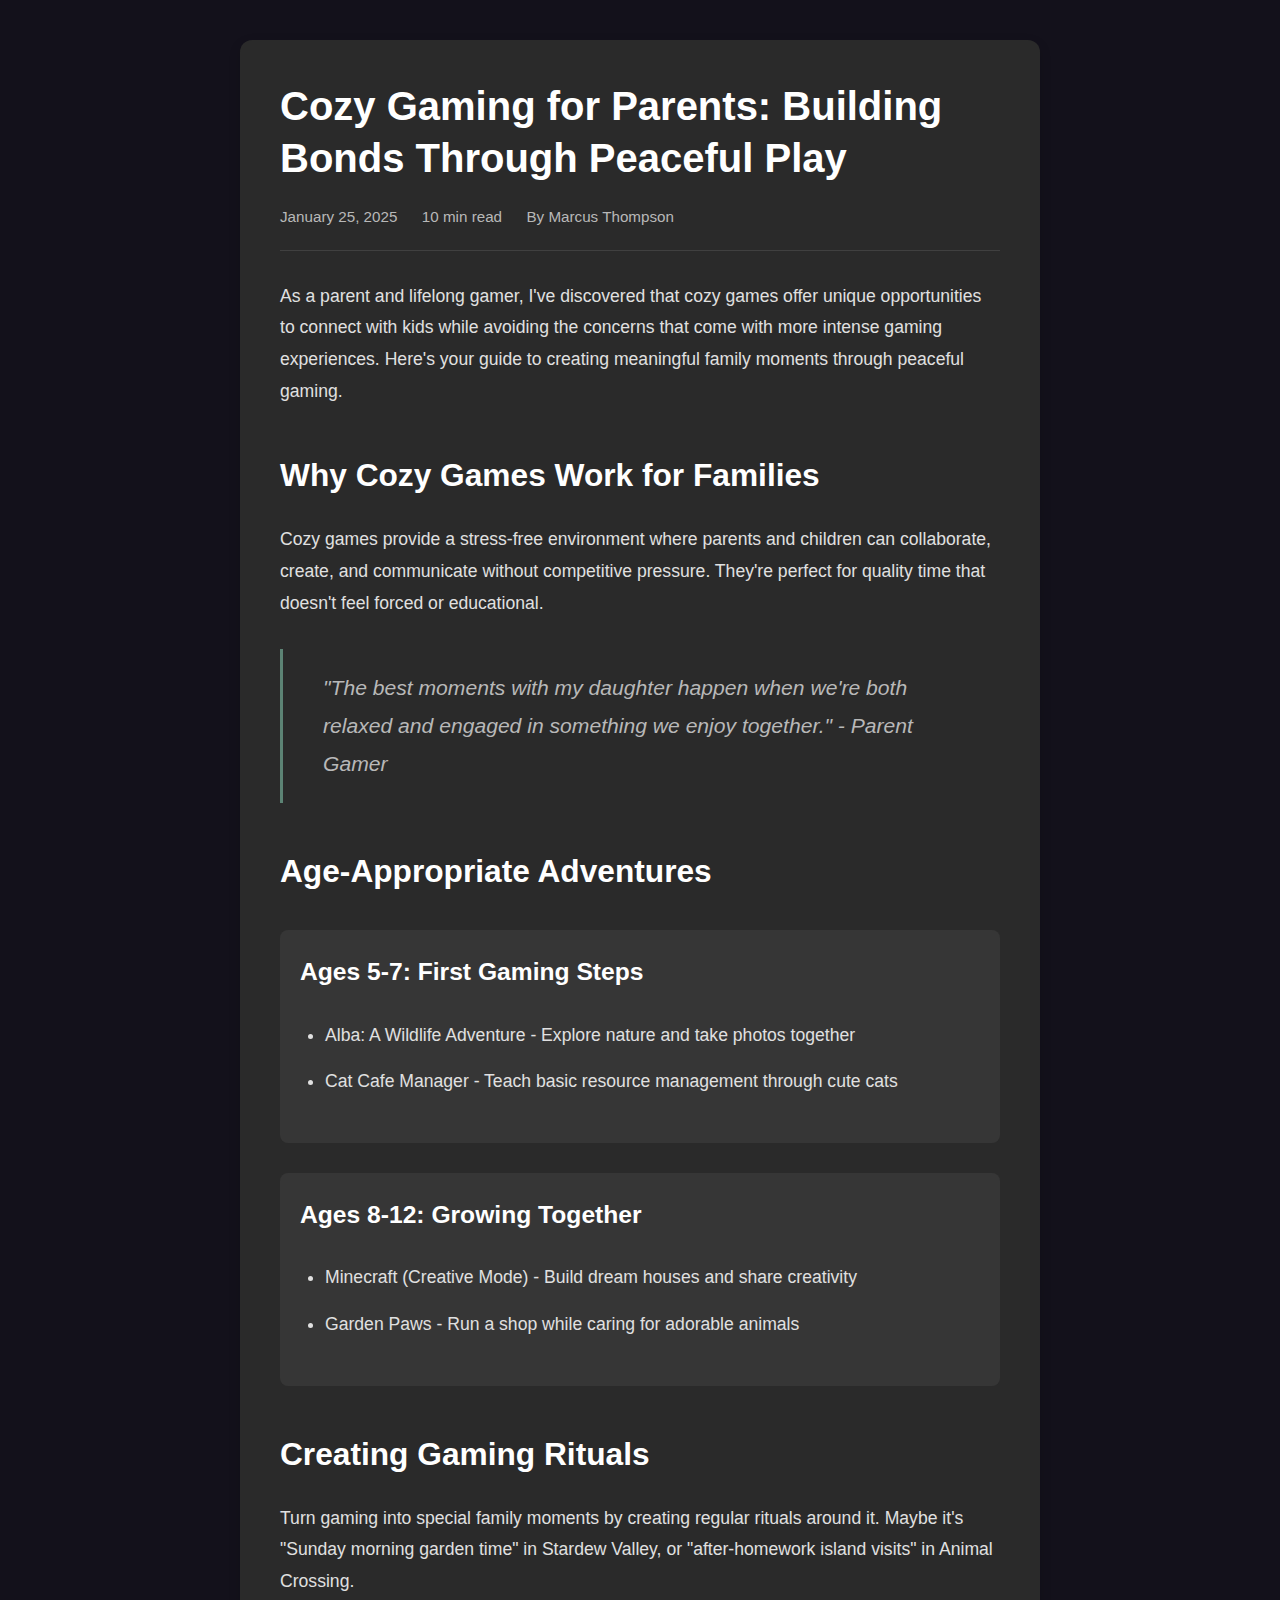
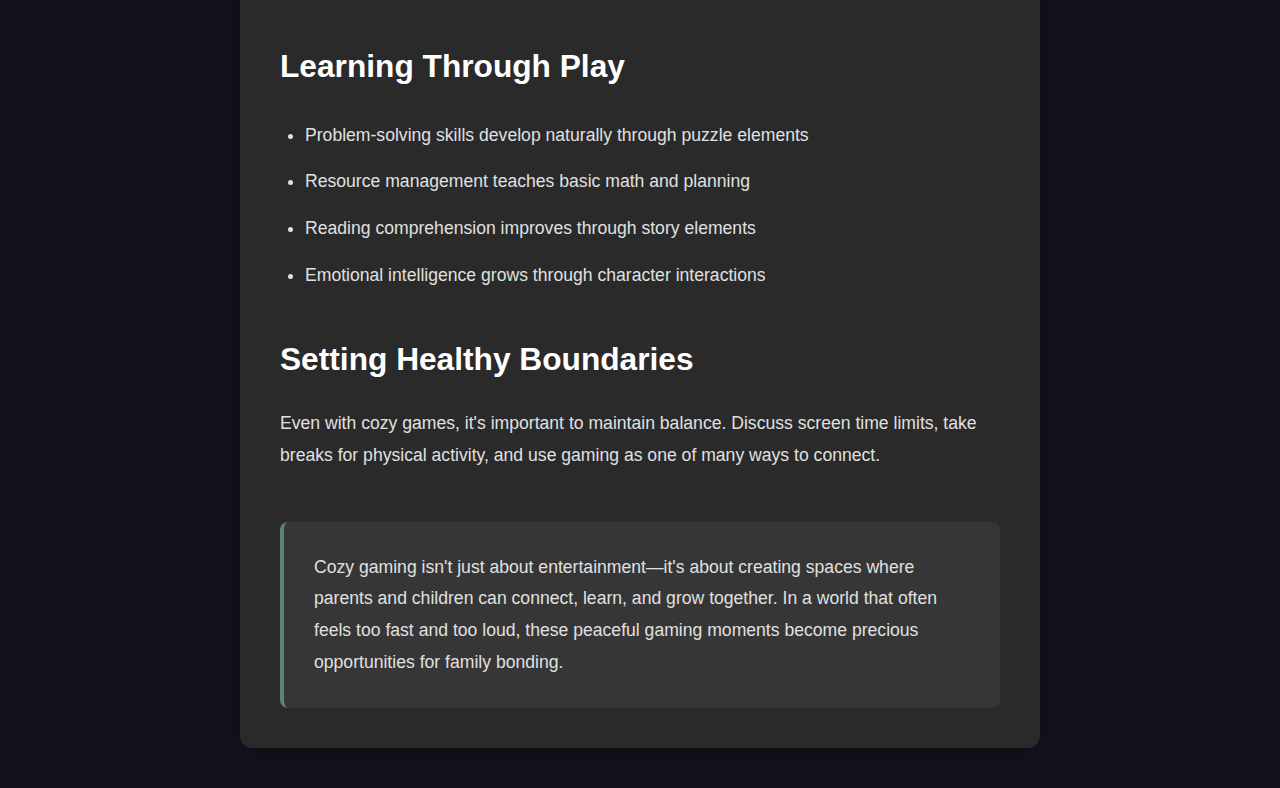
<file: blogs/articles/seasonal-cozy-games.html>
<!DOCTYPE html>
<html lang="en">
<head>
    <meta charset="UTF-8">
    <meta name="viewport" content="width=device-width, initial-scale=1.0">
    <meta name="description" content="Discover the perfect cozy games for each season - From summer adventures to winter wonderlands">
    <meta name="keywords" content="seasonal games, cozy games, relaxing games, seasonal gaming">
    <title>Seasonal Cozy Games Guide | Cozy Game Directory</title>
    <link rel="stylesheet" href="../../css/reset.css">
    <link rel="stylesheet" href="../../css/styles.css">
    <link rel="stylesheet" href="../../css/blog.css">
</head>
<body>
    <!-- Copy the header from blog.html -->
    
    <main class="blog-article">
        <article class="blog-card">
            <div class="card-header">
                <h2>Cozy Gaming for Parents: Building Bonds Through Peaceful Play</h2>
            </div>
            
            <div class="blog-content">
                <div class="post-meta">
                    <span class="date">January 25, 2025</span>
                    <span class="read-time">10 min read</span>
                    <span class="author">By Marcus Thompson</span>
                </div>

                <div class="blog-text">
                    <p>As a parent and lifelong gamer, I've discovered that cozy games offer unique opportunities to connect with kids while avoiding the concerns that come with more intense gaming experiences. Here's your guide to creating meaningful family moments through peaceful gaming.</p>

                    <!-- <img src="../../assets/blog/family-gaming.jpg" alt="Family playing cozy games together"> -->

                    <h3>Why Cozy Games Work for Families</h3>
                    <p>Cozy games provide a stress-free environment where parents and children can collaborate, create, and communicate without competitive pressure. They're perfect for quality time that doesn't feel forced or educational.</p>

                    <div class="quote">
                        "The best moments with my daughter happen when we're both relaxed and engaged in something we enjoy together." - Parent Gamer
                    </div>

                    <h3>Age-Appropriate Adventures</h3>
                    
                    <div class="game-highlight">
                        <h4>Ages 5-7: First Gaming Steps</h4>
                        <ul>
                            <li>Alba: A Wildlife Adventure - Explore nature and take photos together</li>
                            <li>Cat Cafe Manager - Teach basic resource management through cute cats</li>
                        </ul>
                    </div>

                    <div class="game-highlight">
                        <h4>Ages 8-12: Growing Together</h4>
                        <ul>
                            <li>Minecraft (Creative Mode) - Build dream houses and share creativity</li>
                            <li>Garden Paws - Run a shop while caring for adorable animals</li>
                        </ul>
                    </div>

                    <h3>Creating Gaming Rituals</h3>
                    <p>Turn gaming into special family moments by creating regular rituals around it. Maybe it's "Sunday morning garden time" in Stardew Valley, or "after-homework island visits" in Animal Crossing.</p>

                    <h3>Learning Through Play</h3>
                    <ul>
                        <li>Problem-solving skills develop naturally through puzzle elements</li>
                        <li>Resource management teaches basic math and planning</li>
                        <li>Reading comprehension improves through story elements</li>
                        <li>Emotional intelligence grows through character interactions</li>
                    </ul>

                    <h3>Setting Healthy Boundaries</h3>
                    <p>Even with cozy games, it's important to maintain balance. Discuss screen time limits, take breaks for physical activity, and use gaming as one of many ways to connect.</p>

                    <div class="conclusion">
                        <p>Cozy gaming isn't just about entertainment—it's about creating spaces where parents and children can connect, learn, and grow together. In a world that often feels too fast and too loud, these peaceful gaming moments become precious opportunities for family bonding.</p>
                    </div>
                </div>
            </div>
        </article>
    </main>

    <!-- Copy the footer from blog.html -->
</body>
</html>
</file>
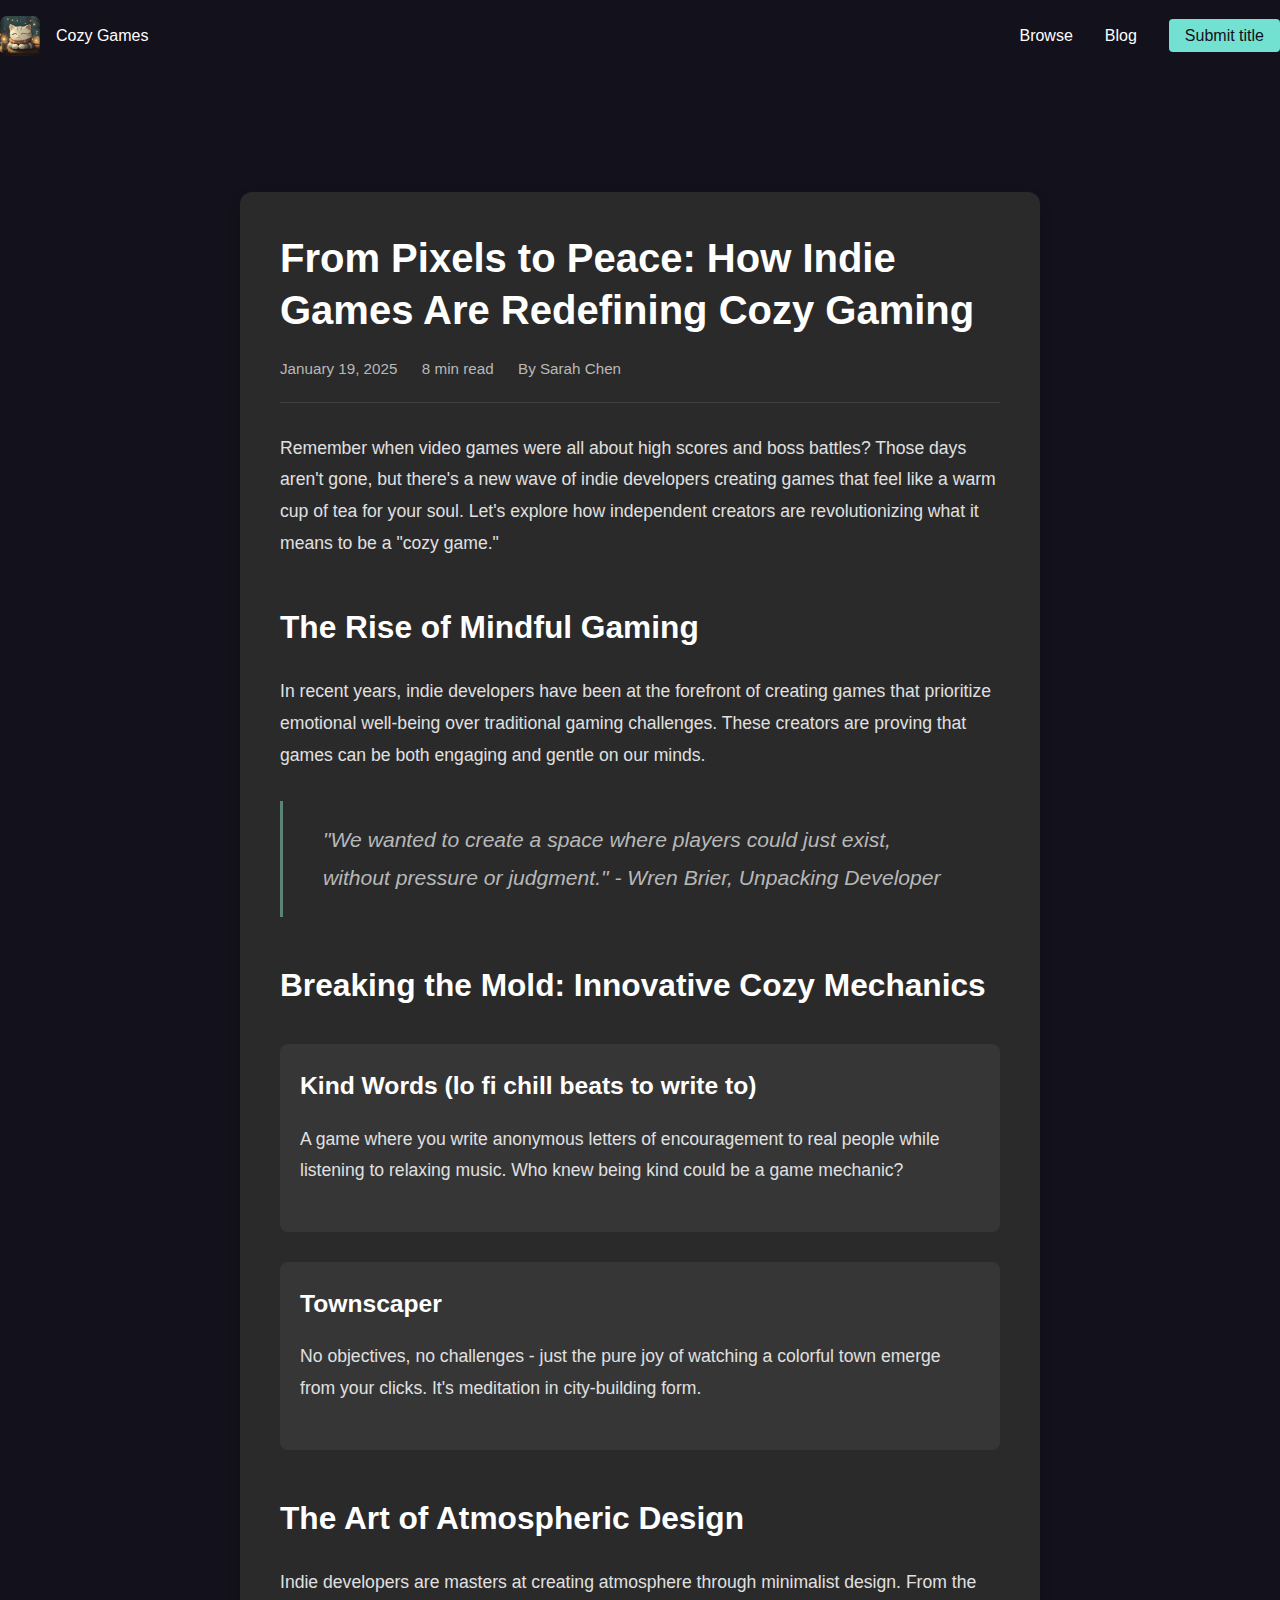
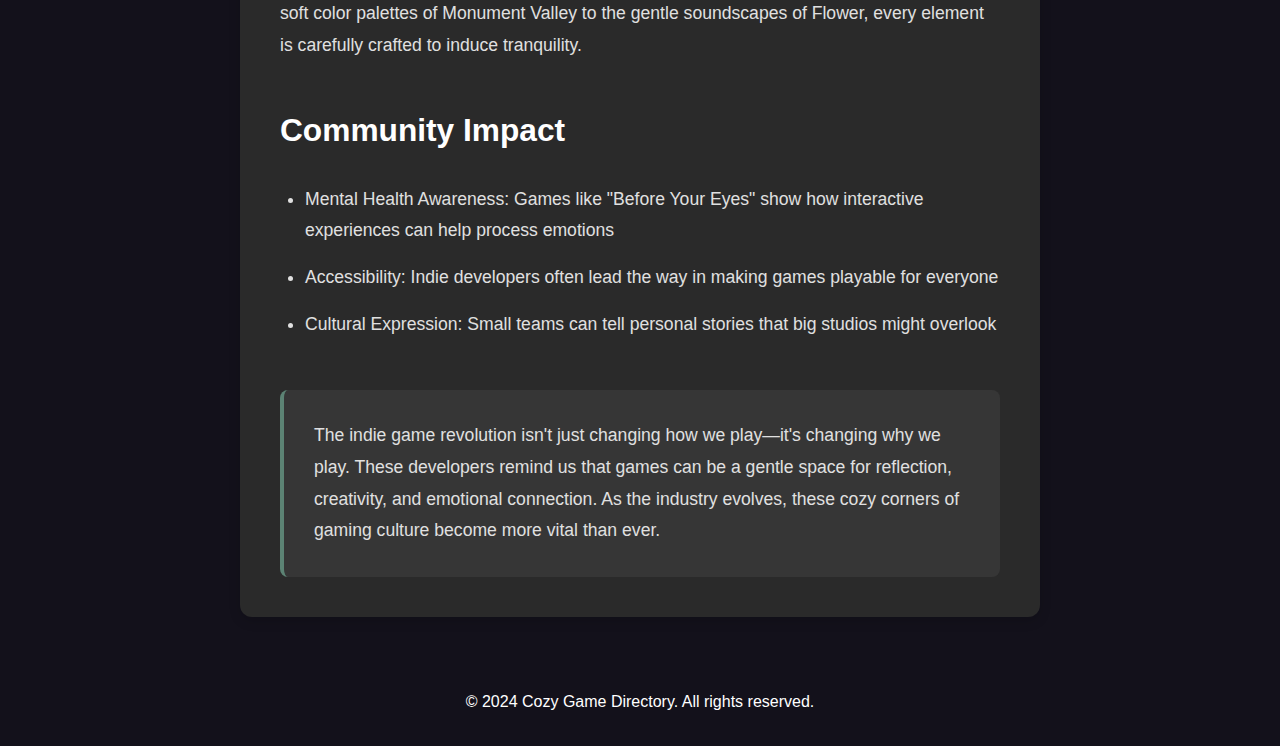
<file: blogs/articles/steam-cozy-games.html>
<!DOCTYPE html>
<html lang="en">
<head>
    <meta charset="UTF-8">
    <meta name="viewport" content="width=device-width, initial-scale=1.0">
    <meta name="description" content="A comprehensive guide to finding cozy games on Steam - Discover relaxing and wholesome gaming experiences">
    <meta name="keywords" content="steam cozy games, relaxing steam games, wholesome steam games">
    <title>Guide to Cozy Games on Steam | Cozy Game Directory</title>
    <link rel="stylesheet" href="../../css/reset.css">
    <link rel="stylesheet" href="../../css/styles.css">
    <link rel="stylesheet" href="../../css/blog.css">
</head>
<body>
    <header>
        <div class="header__nav wrapper">
            <a href="/" class="logo">
                <img src="/assets/cozy_games.png" alt="Cozy games">
                <span>Cozy Games</span>
            </a>
            <nav>
                <ul>
                    <li><a href="/">Browse</a></li>
                    <li><a href="/blogs/blog.html">Blog</a></li>
                    <li><a href="https://cozy-games.kit.com/7b152a9d83" target="_blank" class="submit-btn">Submit title</a></li>
                </ul>
            </nav>
        </div>
    </header>

    <main class="blog-article">
        <article class="blog-card">
            <div class="card-header">
                <h2>From Pixels to Peace: How Indie Games Are Redefining Cozy Gaming</h2>
            </div>
            
            <div class="blog-content">
                <div class="post-meta">
                    <span class="date">January 19, 2025</span>
                    <span class="read-time">8 min read</span>
                    <span class="author">By Sarah Chen</span>
                </div>

                <div class="blog-text">
                    <p>Remember when video games were all about high scores and boss battles? Those days aren't gone, but there's a new wave of indie developers creating games that feel like a warm cup of tea for your soul. Let's explore how independent creators are revolutionizing what it means to be a "cozy game."</p>

                    <!-- <img src="../../assets/blog/indie-games-cover.jpg" alt="Cozy indie games collage"> -->

                    <h3>The Rise of Mindful Gaming</h3>
                    <p>In recent years, indie developers have been at the forefront of creating games that prioritize emotional well-being over traditional gaming challenges. These creators are proving that games can be both engaging and gentle on our minds.</p>

                    <div class="quote">
                        "We wanted to create a space where players could just exist, without pressure or judgment." - Wren Brier, Unpacking Developer
                    </div>

                    <h3>Breaking the Mold: Innovative Cozy Mechanics</h3>
                    
                    <div class="game-highlight">
                        <h4>Kind Words (lo fi chill beats to write to)</h4>
                        <p>A game where you write anonymous letters of encouragement to real people while listening to relaxing music. Who knew being kind could be a game mechanic?</p>
                    </div>

                    <div class="game-highlight">
                        <h4>Townscaper</h4>
                        <p>No objectives, no challenges - just the pure joy of watching a colorful town emerge from your clicks. It's meditation in city-building form.</p>
                    </div>

                    <h3>The Art of Atmospheric Design</h3>
                    <p>Indie developers are masters at creating atmosphere through minimalist design. From the soft color palettes of Monument Valley to the gentle soundscapes of Flower, every element is carefully crafted to induce tranquility.</p>

                    <h3>Community Impact</h3>
                    <ul>
                        <li>Mental Health Awareness: Games like "Before Your Eyes" show how interactive experiences can help process emotions</li>
                        <li>Accessibility: Indie developers often lead the way in making games playable for everyone</li>
                        <li>Cultural Expression: Small teams can tell personal stories that big studios might overlook</li>
                    </ul>

                    <div class="conclusion">
                        <p>The indie game revolution isn't just changing how we play—it's changing why we play. These developers remind us that games can be a gentle space for reflection, creativity, and emotional connection. As the industry evolves, these cozy corners of gaming culture become more vital than ever.</p>
                    </div>
                </div>
            </div>
        </article>
    </main>

    <footer class="site-footer">
        <p class="wrapper">&copy; 2024 Cozy Game Directory. All rights reserved.</p>
    </footer>
</body>
</html>
</file>
<file: css/styles.css>
/* Google font --> Orbitron */
@import url('https://fonts.googleapis.com/css2?family=Orbitron:wght@400..900&display=swap');

/* Global Styles */
:root {
    --background-color: #13111B;
    --text-color: #ffffff;
    --cta-color: #72E1D1;
    --primary-color: #8B5CF6;
    --card-background: #1F1F1F;
    --title-color: #b5aacd;
}
html {
    scroll-behavior: smooth;
}

body {
    font-family: 'Arial', sans-serif;
    line-height: 1.6;
    background-color: var(--background-color);
    color: var(--text-color);
    margin: 0;
    padding: 0;
}

.wrapper {
    max-width: 1440px;
    margin: 0 auto;
}

/* Header Styles */
header .header__nav{
    padding: 1rem 0;
    background-color: var(--background-color);
    color: white;
    display: flex;
    justify-content: space-between;
    align-items: center;
    margin-bottom: 120px;
}

.header__container {
    padding: 1rem 0;
}

.header__content {
    display: flex;
    flex-direction: column;
    align-items: center;
    text-align: center;
    gap: 1rem;
}

.logo {
    display: flex;
    align-items: center;
    gap: 1rem;
    text-decoration: none;
    color: #fff;
}

.logo img {
    width: 40px;
    height: 40px;
}

nav ul {
    display: flex;
    gap: 2rem;
    align-items: center;
    list-style: none;
}

nav a {
    color: white;
    text-decoration: none;
}

nav .submit-btn {
    background-color: var(--cta-color);
    color: var(--background-color);
    padding: 0.5rem 1rem;
    border-radius: 4px;
}

/* Hero Section */
.hero {
   display: flex;
   justify-content: space-between;
   align-items: center;
}

.hero img.desktop-image {
    max-width: 50%;
    height: auto;
}

.hero img.mobile-image {
    display: none;
    width: 100%;
    height: auto;
    margin-top: 2rem;
}

main h1 {
    font-family: 'Orbitron', serif;
    font-size: 6rem;
    margin: 0;
    line-height: 1.2;
}

.subtitle {
    font-size: 1.2rem;
    opacity: 0.8;
    margin-top: 1rem;
}

/* arrow indicator */
@keyframes hover {
    0%{
        transform: translateY(0);
    }
    50% {
        transform: translateY(-50px);
    }
}

.indicator {
    display: flex;
    align-items: center;
    justify-content: center;
    animation: hover 2.5s ease-in-out infinite;
    margin-bottom: 150px;
    opacity: 1;
    transition: opacity 0.3s ease;
}

/* Filter Styles */
.filters {
    display: flex;
    gap: 1rem;
    flex-wrap: wrap;
    margin: 2rem 0;
}

.filter-btn {
    padding: 0.5rem 1rem;
    border: none;
    border-radius: 4px;
    background-color: transparent;
    border: 1px solid rgba(255, 255, 255, 0.2);
    color: white;
    cursor: pointer;
    transition: all 0.3s ease;
}

.filter-btn:hover {
    background-color: rgba(255, 255, 255, 0.1);
}

.filter-btn.active {
    background-color: var(--primary-color);
    border-color: var(--primary-color);
}

/* Search Bar */
.search-bar {
    width: 100%;
    padding: 1rem;
    background-color: rgba(255, 255, 255, 0.1);
    border: 1px solid rgba(255, 255, 255, 0.2);
    border-radius: 4px;
    color: white;
    margin: 2rem 0;
}

/* Game Grid Styles */
.game-grid {
    display: grid;
    grid-template-columns: repeat(auto-fill, minmax(250px, 1fr));
    gap: 2rem;
    padding: 2rem 0;
}

.game-card {
    background: var(--card-background);
    border-radius: 10px;
    padding: 1rem;
    border: 1px solid rgba(255, 255, 255, 0.1);
    transition: all 0.2s ease;
    cursor: pointer;
}

.game-card:hover {
    transform: translateY(-5px);
    border-color: var(--primary-color);
}

.game-card h3 {
    color: var(--title-color);
}

/* FAQ Styles */
.faq-section {
    padding: 2rem;
    max-width: 800px;
    margin: 0 auto;
}

.faq-section h2 {
    font-family: 'Orbitron', serif;
    font-size: 2.5rem;
    margin-bottom: 2rem;
    text-align: center;
}

.faq-container {
    background: var(--card-background);
    border-radius: 12px;
    overflow: hidden;
    border: 1px solid rgba(255, 255, 255, 0.1);
}

.faq-item {
    border-bottom: 1px solid rgba(255, 255, 255, 0.1);
}

.faq-item:last-child {
    border-bottom: none;
}

.faq-question {
    width: 100%;
    text-align: left;
    padding: 1.5rem;
    background: none;
    border: none;
    font-weight: 600;
    color: var(--text-color);
    display: flex;
    justify-content: space-between;
    align-items: center;
    transition: background-color 0.3s ease;
}

.faq-question::after {
    content: '+';
    font-size: 1.5rem;
    font-weight: 300;
}

.faq-item.active .faq-question::after {
    content: '−';
}

.faq-question:hover {
    background-color: rgba(255, 255, 255, 0.05);
}

.faq-answer {
    padding: 0;
    display: none;
    background-color: rgba(0, 0, 0, 0.2);
}

.faq-item.active .faq-answer {
    display: block;
    padding: 1.5rem;
    line-height: 1.8;
}

.faq-answer p {
    margin: 0;
    color: rgba(255, 255, 255, 0.8);
    font-size: 1rem;
}

/* Footer Styles */
.site-footer {
    text-align: center;
    padding: 2rem;
    background-color: var(--secondary-color);
    color: white;
}

/* Responsive Design */
@media (max-width: 768px) {
    .game-grid {
        grid-template-columns: repeat(auto-fill, minmax(200px, 1fr));
    }

    .header__content h1 {
        font-size: 2rem;
    }

    .logo img {
        width: 80px;
        height: 80px;
    }
}

/* Game Card Styles */
.game-card-link {
    text-decoration: none;
    color: var(--text-color);
    display: block;
    height: 100%;
}

.game-card:hover {
    transform: translateY(-5px);
    border-color: var(--primary-color);
}

/* Game Detail Page Styles */
.game-detail {
    max-width: 1200px;
    margin: 0 auto;
    padding: 2rem;
}

.navigation {
    padding: 1rem;
}

.nav-link {
    color: white;
    text-decoration: none;
    font-weight: 500;
    padding: 0.8rem 1.5rem;
    border-radius: 20px;
    transition: background-color 0.3s ease;
}

.nav-link:hover {
    background-color: rgba(255, 255, 255, 0.1);
}

.game-header {
    text-align: center;
    margin-bottom: 2rem;
}

.game-title {
    font-size: 2.5rem;
    margin-bottom: 1rem;
}

.game-meta {
    display: flex;
    justify-content: center;
    gap: 2rem;
    color: var(--secondary-color);
}

.game-hero-image {
    width: 100%;
    max-height: 500px;
    object-fit: cover;
    border-radius: 10px;
    margin-bottom: 2rem;
}

.game-info {
    display: grid;
    gap: 2rem;
}

.game-description {
    font-size: 1.1rem;
    line-height: 1.8;
}

.platform-icons {
    display: flex;
    gap: 0.5rem;
    margin-top: 1rem;
    flex-wrap: wrap;
}

.platform-icon {
    width: 20px;
    height: 20px;
    opacity: 0.7;
    transition: opacity 0.2s ease;
}

.platform-icon:hover {
    opacity: 1;
}

.similar-games {
    margin-top: 3rem;
}

/* Dropdown styles */
.dropdown {
    position: relative;
    display: inline-block;
}

.dropdown-btn {
    background-color: var(--secondary-color);
    color: white;
    padding: 0.8rem 1.5rem;
    border: none;
    border-radius: 20px;
    cursor: pointer;
    font-size: 1rem;
    transition: background-color 0.3s ease;
}

.dropdown-btn:hover {
    background-color: #2a4a64;
}

.dropdown-content {
    display: none;
    position: absolute;
    top: 100%;
    left: 0;
    background-color: white;
    min-width: 200px;
    box-shadow: 0 8px 16px rgba(0,0,0,0.1);
    border-radius: 10px;
    z-index: 1;
    margin-top: 0.5rem;
}

.dropdown-content a {
    color: var(--text-color);
    padding: 12px 16px;
    text-decoration: none;
    display: block;
    transition: background-color 0.2s ease;
}

.dropdown-content a:hover {
    background-color: #f5f5f5;
}

.dropdown:hover .dropdown-content {
    display: block;
}

/* Responsive adjustments */
@media (max-width: 768px) {
    .game-title {
        font-size: 2rem;
    }

    .game-meta {
        flex-direction: column;
        gap: 1rem;
    }

    .header__container {
        flex-direction: column;
        gap: 1rem;
        text-align: center;
    }

    .header__nav {
        flex-direction: column;
        gap: 1rem;
    }

    .dropdown-content {
        left: 50%;
        transform: translateX(-50%);
    }
}

@media (max-width: 1024px) {
    main h1 {
        font-size: 4rem;
    }
    
    .hero img.desktop-image {
        max-width: 45%;
    }
}

@media (max-width: 768px) {
    .hero {
        flex-direction: column;
        text-align: center;
        padding: 2rem 1rem;
    }

    main h1 {
        font-size: 3rem;
    }

    .subtitle {
        font-size: 1rem;
    }

    .hero img.desktop-image {
        display: none;
    }

    .hero img.mobile-image {
        display: block;
    }
}

@media (max-width: 480px) {
    main h1 {
        font-size: 2.5rem;
    }

    .hero {
        padding: 1rem;
    }
}
</file>
<file: css/blog.css>
.blog__title {
    font-size: 4rem;
    text-align: center;
}

.blog-article {
    max-width: 800px;
    margin: 40px auto;
    padding: 0 20px;
}

.blog-card {
    background: #2a2a2a;
    border-radius: 12px;
    padding: 40px;
    box-shadow: 0 4px 12px rgba(0,0,0,0.15);
}

.card-header h2 {
    color: #ffffff;
    font-size: 2.5em;
    font-weight: 700;
    line-height: 1.3;
    margin-bottom: 20px;
}

.post-meta {
    color: #b8b8b8;
    margin-bottom: 30px;
    padding-bottom: 20px;
    border-bottom: 1px solid #404040;
}

.post-meta span {
    margin-right: 20px;
    font-size: 0.95em;
}

.blog-text {
    color: #e0e0e0;
    font-size: 1.1em;
    line-height: 1.8;
}

.blog-text p {
    margin-bottom: 25px;
}

.blog-text h3 {
    color: #ffffff;
    font-size: 1.8em;
    font-weight: 600;
    margin: 40px 0 20px;
}

.blog-text h4 {
    color: #ffffff;
    font-size: 1.4em;
    font-weight: 600;
    margin: 30px 0 15px;
}

.blog-text ul, .blog-text ol {
    margin: 25px 0;
    padding-left: 25px;
}

.blog-text li {
    margin-bottom: 15px;
}

.blog-text img {
    width: 100%;
    border-radius: 8px;
    margin: 30px 0;
}

.conclusion {
    margin-top: 50px;
    padding: 30px;
    background: #363636;
    border-radius: 8px;
    border-left: 4px solid #5c8374;
}

.conclusion p {
    margin-bottom: 0;
}

.game-highlight {
    background: #363636;
    border-radius: 8px;
    padding: 20px;
    margin: 30px 0;
}

.game-highlight h4 {
    margin-top: 0;
}

.quote {
    font-style: italic;
    font-size: 1.2em;
    color: #b8b8b8;
    padding: 20px 40px;
    border-left: 3px solid #5c8374;
    margin: 30px 0;
}

/* Preview cards on main blog page */
.blog-preview-grid {
    max-width: 1200px;
    margin: 0 auto;
}
</file>
